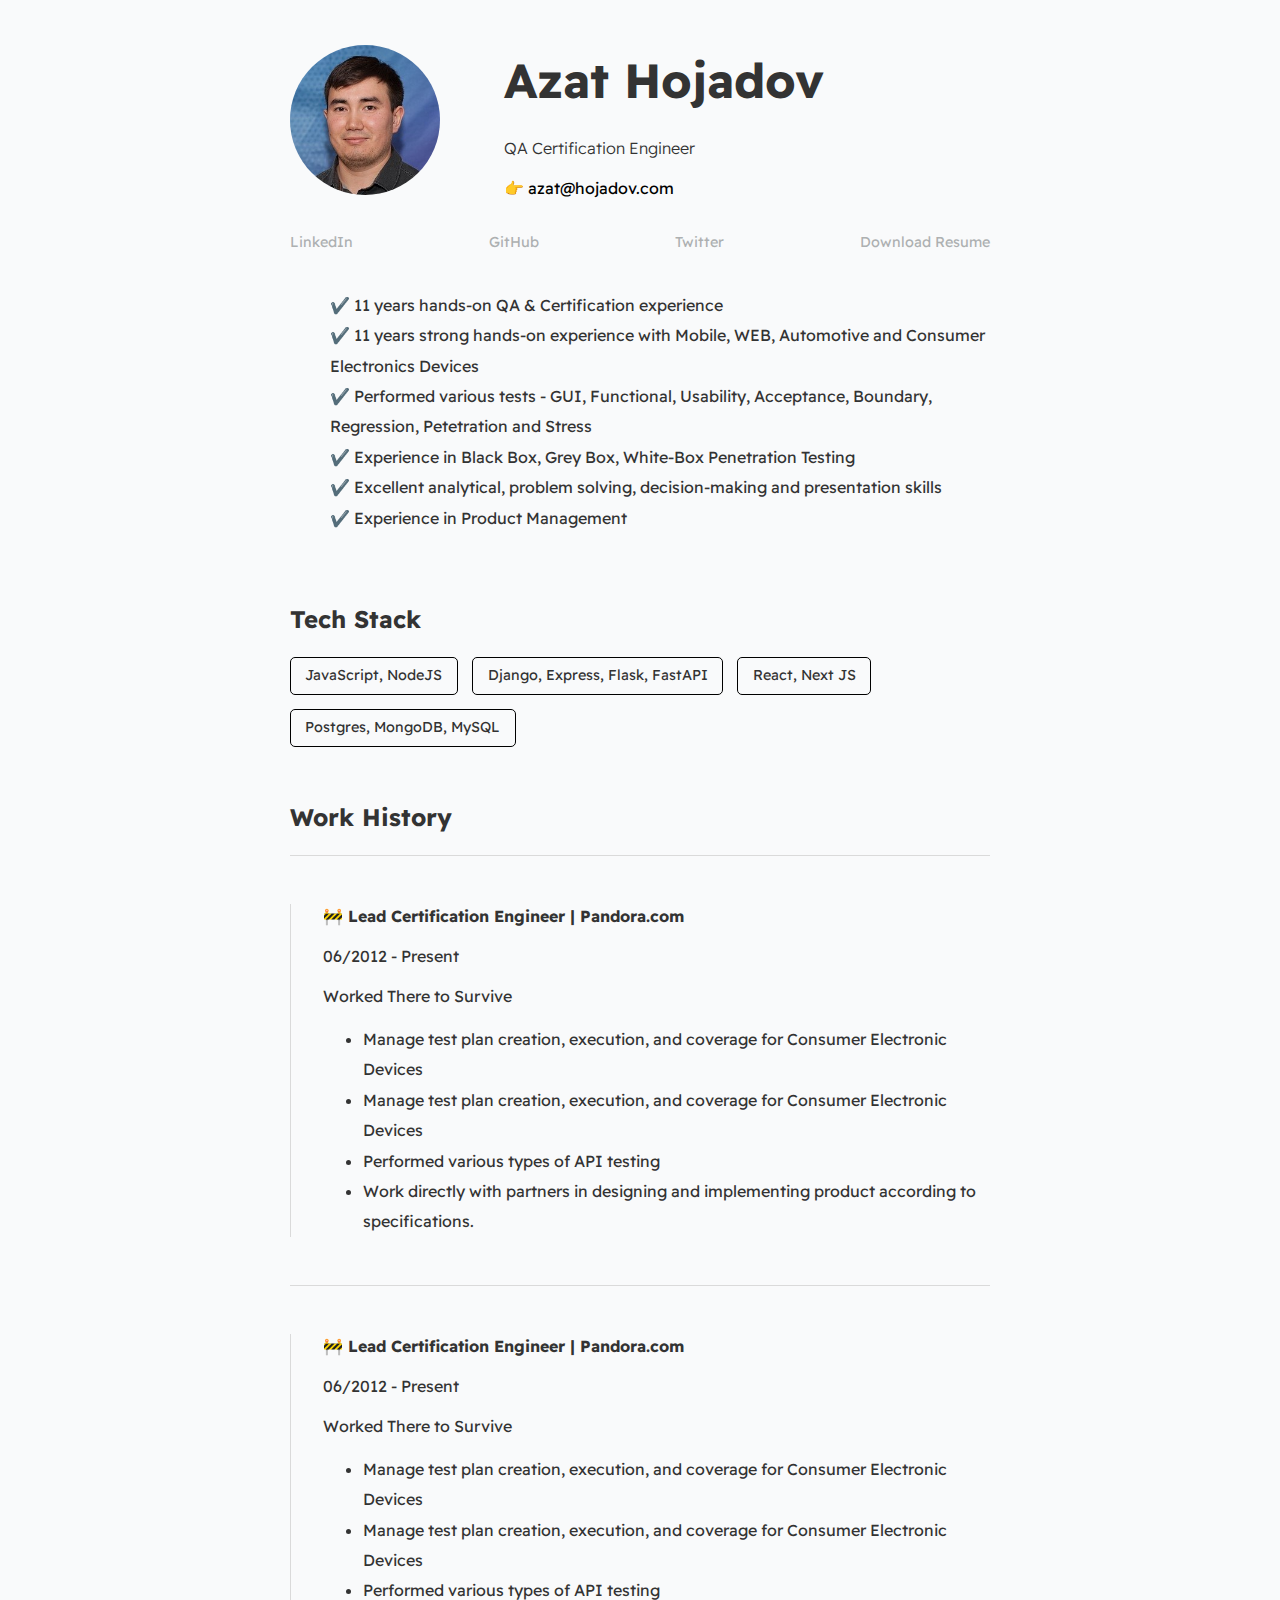
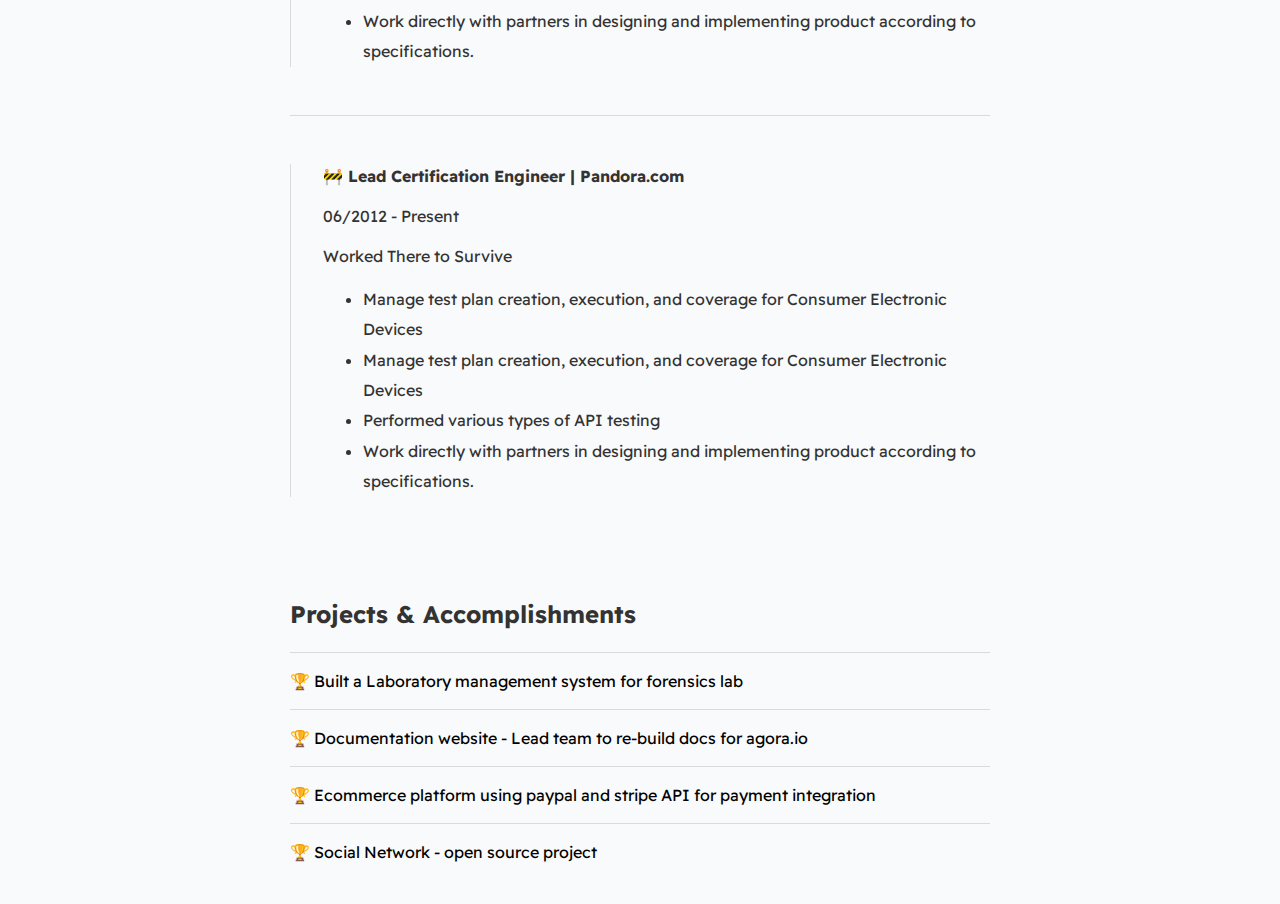
<file: index.html>
<!DOCTYPE html>

<html>

<head>
<meta charset="UTF-8">
<meta name="viewport" content="width=device-width, initial-scale=1.0">
<meta http-equiv="X-UA-Compatible" content="ie=edge">
<title>Azat </title>
<meta name="viewport" content="width=device-width, initial-scale = 1">
<link rel = 'stylesheet' type="text/css" media="screen" href="styles\main.css"

</head>



<body>

    <div id="container--main">
        <section id="wrapper-hero" class="section--page">

        <img id="profile_pic" src ='assets\images\1516814225792.jpg' />

        <div>   
            <h1 id="user-name"> Azat Hojadov </h1>
            <p id='bio'> QA Certification Engineer </p>
            <p id ='email'>👉  azat@hojadov.com </p>
        </div>

        </section>


        <section class="section --page">
            <div id="socials--list">
                <a href="https://www.linkedin.com/in/azat-hojadov-3b230739/" target="_blank">LinkedIn</a>
                <a href="https://github.com/ahojadov" target="_blank">GitHub</a>
                <a href="https://twitter.com/azat_h62633" target="_blank">Twitter</a>
                <a href="assets\Azat-Hojadov-Resume.pdf" target="_blank">Download Resume</a>
            </div>

        </section>


        <section class="section--page">
            <h2 Skills and Qualifications> </h2>
            <ul id="qualifications--list">
                <li>✔️ 11 years hands-on QA & Certification experience </li>
                <li>✔️ 11 years strong hands-on experience with Mobile, WEB,  Automotive and Consumer Electronics Devices </li>
                <li>✔️ Performed various tests - GUI, Functional, Usability, Acceptance, Boundary, Regression, Petetration and Stress </li>
                <li>✔️ Experience in Black Box, Grey Box, White-Box Penetration Testing  </li>
                <li>✔️ Excellent analytical, problem solving, decision-making and presentation skills  </li>
                <li>✔️ Experience in Product Management  </li>

            </ul>


        </section>

        <section class='section--page'>   
            <h2> Tech Stack </h2>
            <div id="wrapper--techstack__items"> 
                <div class="card--techstack"><span> JavaScript, NodeJS</span></div>
                <div class="card--techstack"><span>Django, Express, Flask, FastAPI</span></div>
                <div class="card--techstack"><span>React, Next JS</span></div>
                <div class="card--techstack"><span>Postgres, MongoDB, MySQL</span></div>


            </div>

        </section>


        <section id=work-history-wrapper class="section--page" >
            <h2> Work History </h2>
            <div class ='line-break'>  </div>
            <div class='card--work-history'>
                <strong> 🚧 Lead Certification Engineer | Pandora.com </strong>
                <p> 06/2012 - Present </p>  
                <p> Worked There to Survive </p>
                <ul> 
                    <li> Manage test plan creation, execution, and coverage for Consumer Electronic Devices</li>
                    <li> Manage test plan creation, execution, and coverage for Consumer Electronic Devices </li>
                    <li> Performed various types of API testing </li>
                    <li> Work directly with partners in designing and implementing product according to specifications. </li>
                </ul>
            </div>

            <div class ='line-break'>  </div>
            <div class='card--work-history'>
                <strong> 🚧 Lead Certification Engineer | Pandora.com </strong>
                <p> 06/2012 - Present </p>  
                <p> Worked There to Survive </p>
                <ul> 
                    <li> Manage test plan creation, execution, and coverage for Consumer Electronic Devices</li>
                    <li> Manage test plan creation, execution, and coverage for Consumer Electronic Devices </li>
                    <li> Performed various types of API testing </li>
                    <li> Work directly with partners in designing and implementing product according to specifications. </li>
                </ul>
            </div>

            <div class ='line-break'>  </div>
            <div class='card--work-history'>
                <strong> 🚧 Lead Certification Engineer | Pandora.com </strong>
                <p> 06/2012 - Present </p>  
                <p> Worked There to Survive </p>
                <ul> 
                    <li> Manage test plan creation, execution, and coverage for Consumer Electronic Devices</li>
                    <li> Manage test plan creation, execution, and coverage for Consumer Electronic Devices </li>
                    <li> Performed various types of API testing </li>
                    <li> Work directly with partners in designing and implementing product according to specifications. </li>
                </ul>
            </div>

        </section>

        <section class="section--page">
            <h2>Projects & Accomplishments</h2>

            <div class="card--project">
                <a href="project1.html"><span>🏆 </span>Built a Laboratory management system for forensics lab</a>
            </div>

            <div class="card--project">
                <a href="project1.html" ><span>🏆 </span>Documentation website - Lead team to re-build docs for agora.io</a>
            </div>

            <div class="card--project">
                <a href="project1.html" ><span>🏆 </span>Ecommerce platform using paypal and stripe API for payment integration</a>
            </div>

            <div class="card--project">
                <a href="project1.html"><span>🏆 </span>Social Network - open source project</a>
            </div>

        </section>

    </div>

</body>

</html>
</file>
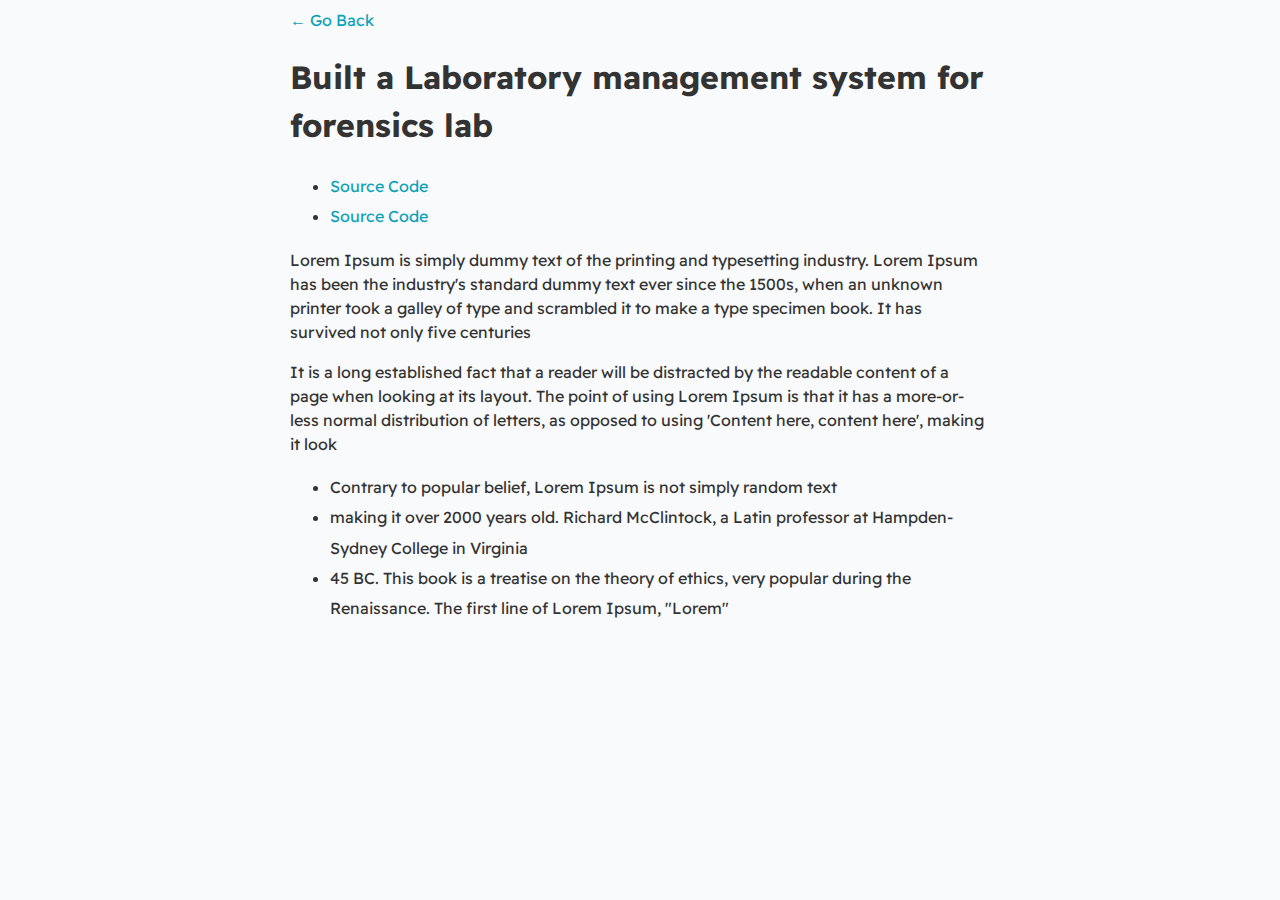
<file: project1.html>
<!DOCTYPE html>
<html lang="en">
  <head>
    <meta charset="UTF-8">
    <meta name="viewport" content="width=device-width, initial-scale=1.0">
    <meta http-equiv="X-UA-Compatible" content="ie=edge">
    <title>HTML 5 Boilerplate</title>
    <link rel="stylesheet" href="styles\main.css">
  </head>

  <body>

    <div id="container--main">
        <a href="index.html">&#x2190; Go Back</a>
            <h1>Built a Laboratory management system for forensics lab</h1>

            <ul>
                <li> <a href="#" target="_blank" > Source Code </a></li>
                <li> <a href="#" target="_blank" > Source Code </a></li>
            </ul>

            <p>Lorem Ipsum is simply dummy text of the printing and typesetting industry. Lorem Ipsum has been the industry's standard dummy text ever since the 1500s, when an unknown printer took a galley of type and scrambled it to make a type specimen book. It has survived not only five centuries</p>
            
            <p>It is a long established fact that a reader will be distracted by the readable content of a page when looking at its layout. The point of using Lorem Ipsum is that it has a more-or-less normal distribution of letters, as opposed to using 'Content here, content here', making it look</p>

            <ul>
                <li>Contrary to popular belief, Lorem Ipsum is not simply random text</li>
                <li>making it over 2000 years old. Richard McClintock, a Latin professor at Hampden-Sydney College in Virginia</li>
                <li>45 BC. This book is a treatise on the theory of ethics, very popular during the Renaissance. The first line of Lorem Ipsum, "Lorem"</li>
            </ul>
            
    </div>
    

  </body>
</html>
</file>
